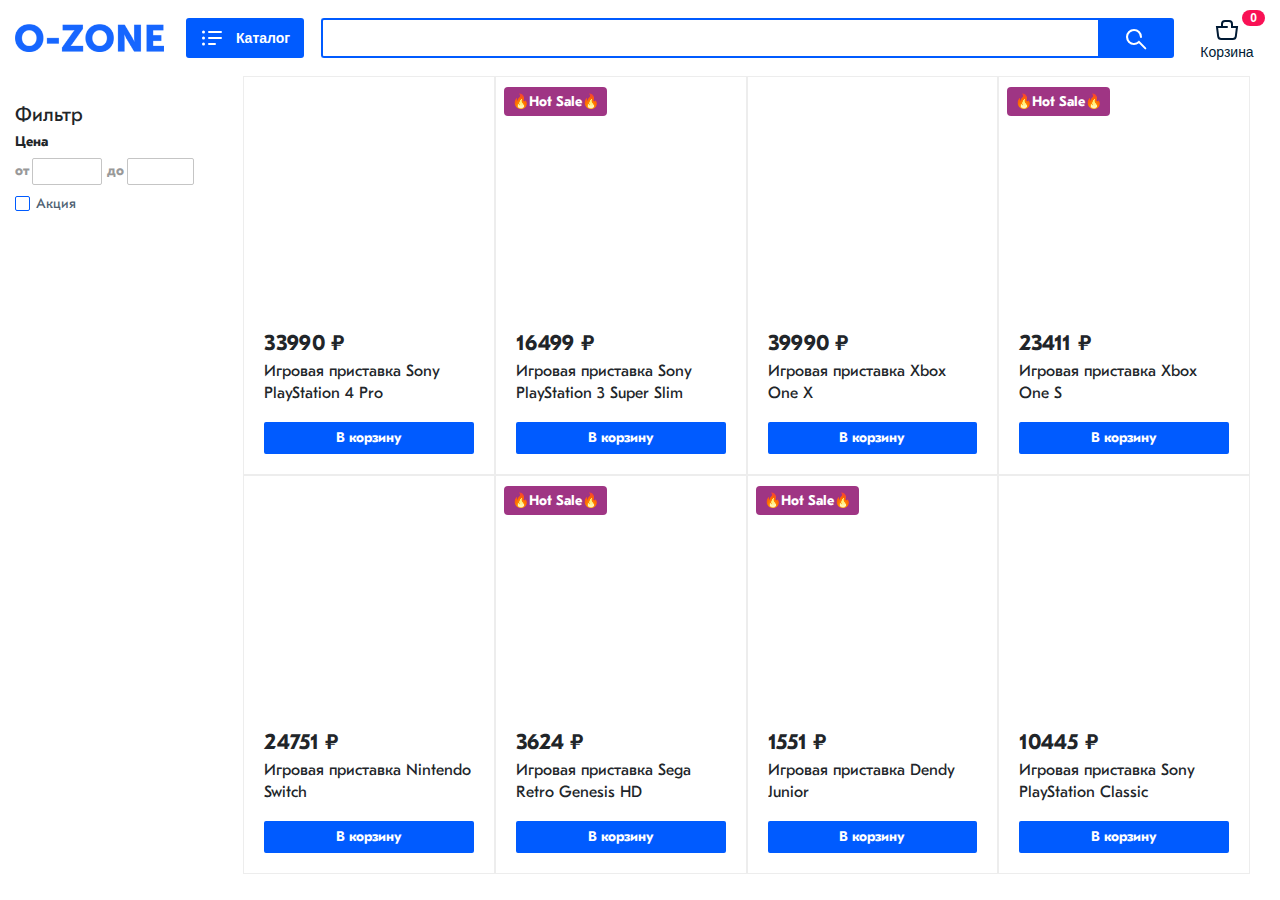
<file: OZONESTART/index.html>
<!DOCTYPE html>
<html lang="ru">

<head>
	<meta charset="UTF-8">
	<meta name="viewport" content="width=device-width, initial-scale=1.0">
	<meta http-equiv="X-UA-Compatible" content="ie=edge">
	<link rel="apple-touch-icon" sizes="152x152" href="favicon/apple-touch-icon.png">
	<link rel="icon" type="image/png" sizes="32x32" href="favicon/favicon-32x32.png">
	<link rel="icon" type="image/png" sizes="16x16" href="favicon/favicon-16x16.png">
	<link rel="manifest" href="favicon/site.webmanifest">
	<meta name="msapplication-TileColor" content="#00aba9">
	<meta name="theme-color" content="#ffffff">
	<link rel="stylesheet" href="https://stackpath.bootstrapcdn.com/bootstrap/4.3.1/css/bootstrap.min.css"
		integrity="sha384-ggOyR0iXCbMQv3Xipma34MD+dH/1fQ784/j6cY/iJTQUOhcWr7x9JvoRxT2MZw1T" crossorigin="anonymous">
	<link rel="stylesheet" href="./style/style.css">
	<title>O-ZONE GLO ACADEMY</title>
</head>

<body>

	<header>
		<nav>
			<div class="container">
				<div class="row justify-content-between align-items-center">
					<a class="logo" href="/"></a>
					<div class="catalog-button">
						<button><span class="catalog-button_burger"></span>Каталог</button>
						<div class="catalog">
							<ul class="catalog-list">

							</ul>
						</div>
					</div>
					<div class="search">
						<div class="search-wrapper">
							<input class="search-wrapper_input" type="text">
						</div>
						<div class="search-btn">
							<button></button>
						</div>
					</div>
					<a href="#" id="cart">
						<span class="counter">0</span>
						<span class="icon"><svg xmlns="http://www.w3.org/2000/svg" viewBox="0 0 24 24">
								<path fill="currentColor" fill-rule="nonzero"
									d="M6 6a4 4 0 0 1 4-4h4a4 4 0 0 1 4 4v2h5.133L21.82 18.496A4 4 0 0 1 17.85 22H6.149a4 4 0 0 1-3.969-3.504L.867 8H6V6zm6 2a1 1 0 0 1 0 2H3.133l1.03 8.248A2 2 0 0 0 6.149 20h11.704a2 2 0 0 0 1.984-1.752L20.867 10H16V6a2 2 0 0 0-2-2h-4a2 2 0 0 0-2 2v2h4z">
								</path>
							</svg></span>
						<span class="desc">Корзина</span>
					</a>
				</div>
			</div>
		</nav>
	</header>

	<main>
		<div class="container">
			<div class="row">
				<div class="col-3 col-xl-2 d-none d-lg-block">
					<div class="filter">
						<div class="filter-title">
							<h5>Фильтр</h5>
						</div>
						<div class="filter-price">
							<div class="filter-price_title">
								Цена
							</div>
							<form>
								<div class="filter-price_range">
									<div class="filter-price_input-wrapper">
										<label for="min" class="filter-price_label">от</label>
										<input id="min" class="filter-price_input">
									</div>
									<div class="filter-price_input-wrapper">
										<label for="max" class="filter-price_label">до</label>
										<input id="max" class="filter-price_input"></div>
								</div>
							</form>
						</div>
						<div class="filter-check">
							<label class="filter-check_label">
								<input type="checkbox" class="filter-check_checkbox" id="discount-checkbox">
								<span class="filter-check_checkmark"></span>
								<span class="filter-check_label-text">Акция</span>
							</label>

						</div>
					</div>
				</div>
				<div class="col-12 col-lg-9 col-xl-10">
					<div class="container">
						<div class="row no-gutters goods">
							<!-- КАРТОЧКИ ТОВАРОВ -->
							<div class="col-12 col-md-6 col-lg-4 col-xl-3">
								<div class="card">
									<div class="card-img-wrapper">
										<span class="card-img-top"
											style="background-image: url('https://cdn1.ozone.ru/multimedia/c400/1033180284.jpg')"></span>
									</div>
									<div class="card-body justify-content-between">
										<div class="card-price">33990 ₽</div>
										<h5 class="card-title">Игровая приставка Sony PlayStation 4 Pro</h5>
										<button class="btn btn-primary">В корзину</button>
									</div>
								</div>
							</div>
							<div class="col-12 col-md-6 col-lg-4 col-xl-3">
								<div class="card">
									<div class="card-sale">🔥Hot Sale🔥</div>
									<div class="card-img-wrapper">
										<span class="card-img-top"
											style="background-image: url('https://cdn1.ozone.ru/multimedia/c400/1027495663.jpg')"></span>
									</div>
									<div class="card-body justify-content-between">
										<div class="card-price">16499 ₽</div>
										<h5 class="card-title">Игровая приставка Sony PlayStation 3 Super Slim</h5>
										<button class="btn btn-primary">В корзину</button>
									</div>
								</div>
							</div>
							<div class="col-12 col-md-6 col-lg-4 col-xl-3">
								<div class="card">
									<div class="card-img-wrapper">
										<span class="card-img-top"
											style="background-image: url('https://cdn1.ozone.ru/multimedia/c400/1024358491.jpg')"></span>
									</div>
									<div class="card-body justify-content-between">
										<div class="card-price">39990 ₽</div>
										<h5 class="card-title">Игровая приставка Xbox One X</h5>
										<button class="btn btn-primary">В корзину</button>
									</div>
								</div>
							</div>
							<div class="col-12 col-md-6 col-lg-4 col-xl-3">
								<div class="card">
									<div class="card-sale">🔥Hot Sale🔥</div>
									<div class="card-img-wrapper">
										<span class="card-img-top"
											style="background-image: url('https://cdn1.ozone.ru/multimedia/c400/1024822131.jpg')"></span>
									</div>
									<div class="card-body justify-content-between">
										<div class="card-price">23411 ₽</div>
										<h5 class="card-title">Игровая приставка Xbox One S</h5>
										<button class="btn btn-primary">В корзину</button>
									</div>
								</div>
							</div>
							<div class="col-12 col-md-6 col-lg-4 col-xl-3">
								<div class="card">
									<div class="card-img-wrapper">
										<span class="card-img-top"
											style="background-image: url('https://cdn1.ozone.ru/multimedia/c400/1021386685.jpg')"></span>
									</div>
									<div class="card-body justify-content-between">
										<div class="card-price">24751 ₽</div>
										<h5 class="card-title">Игровая приставка Nintendo Switch</h5>
										<button class="btn btn-primary">В корзину</button>
									</div>
								</div>
							</div>
							<div class="col-12 col-md-6 col-lg-4 col-xl-3">
								<div class="card">
									<div class="card-sale">🔥Hot Sale🔥</div>
									<div class="card-img-wrapper">
										<span class="card-img-top"
											style="background-image: url('https://cdn1.ozone.ru/multimedia/c400/1024928305.jpg')"></span>
									</div>
									<div class="card-body justify-content-between">
										<div class="card-price">3624 ₽</div>
										<h5 class="card-title">Игровая приставка Sega Retro Genesis HD</h5>
										<button class="btn btn-primary">В корзину</button>
									</div>
								</div>
							</div>
							<div class="col-12 col-md-6 col-lg-4 col-xl-3">
								<div class="card">
									<div class="card-sale">🔥Hot Sale🔥</div>
									<div class="card-img-wrapper">
										<span class="card-img-top"
											style="background-image: url('https://cdn1.ozone.ru/multimedia/c400/1021877092.jpg')"></span>
									</div>
									<div class="card-body justify-content-between">
										<div class="card-price">1551 ₽</div>
										<h5 class="card-title">Игровая приставка Dendy Junior</h5>
										<button class="btn btn-primary">В корзину</button>
									</div>
								</div>
							</div>
							<div class="col-12 col-md-6 col-lg-4 col-xl-3">
								<div class="card">
									<div class="card-img-wrapper">
										<span class="card-img-top"
											style="background-image: url('https://cdn1.ozone.ru/multimedia/c400/1025222877.jpg')"></span>
									</div>
									<div class="card-body justify-content-between">
										<div class="card-price">10445 ₽</div>
										<h5 class="card-title">Игровая приставка Sony PlayStation Classic</h5>
										<button class="btn btn-primary">В корзину</button>
									</div>
								</div>
							</div>
							<!-- END КАРТОЧКИ ТОВАРОВ -->
						</div>
					</div>

				</div>
			</div>
		</div>


	</main>

	<div class="cart">
		<div class="cart-body">
			<div class="cart-title">Корзина</div>
			<div class="cart-total">Общая сумма: <span>0</span> руб</div>

			<div class="cart-wrapper">
				<div id="cart-empty">
					Ваша корзина пока пуста
				</div>
			</div>
			<button class="btn btn-primary cart-confirm">Оформить заказ</button>
			<div class="cart-close">

			</div>
		</div>
	</div>
	<script src="./src/index.js"></script>
</body>
</html>
</file>
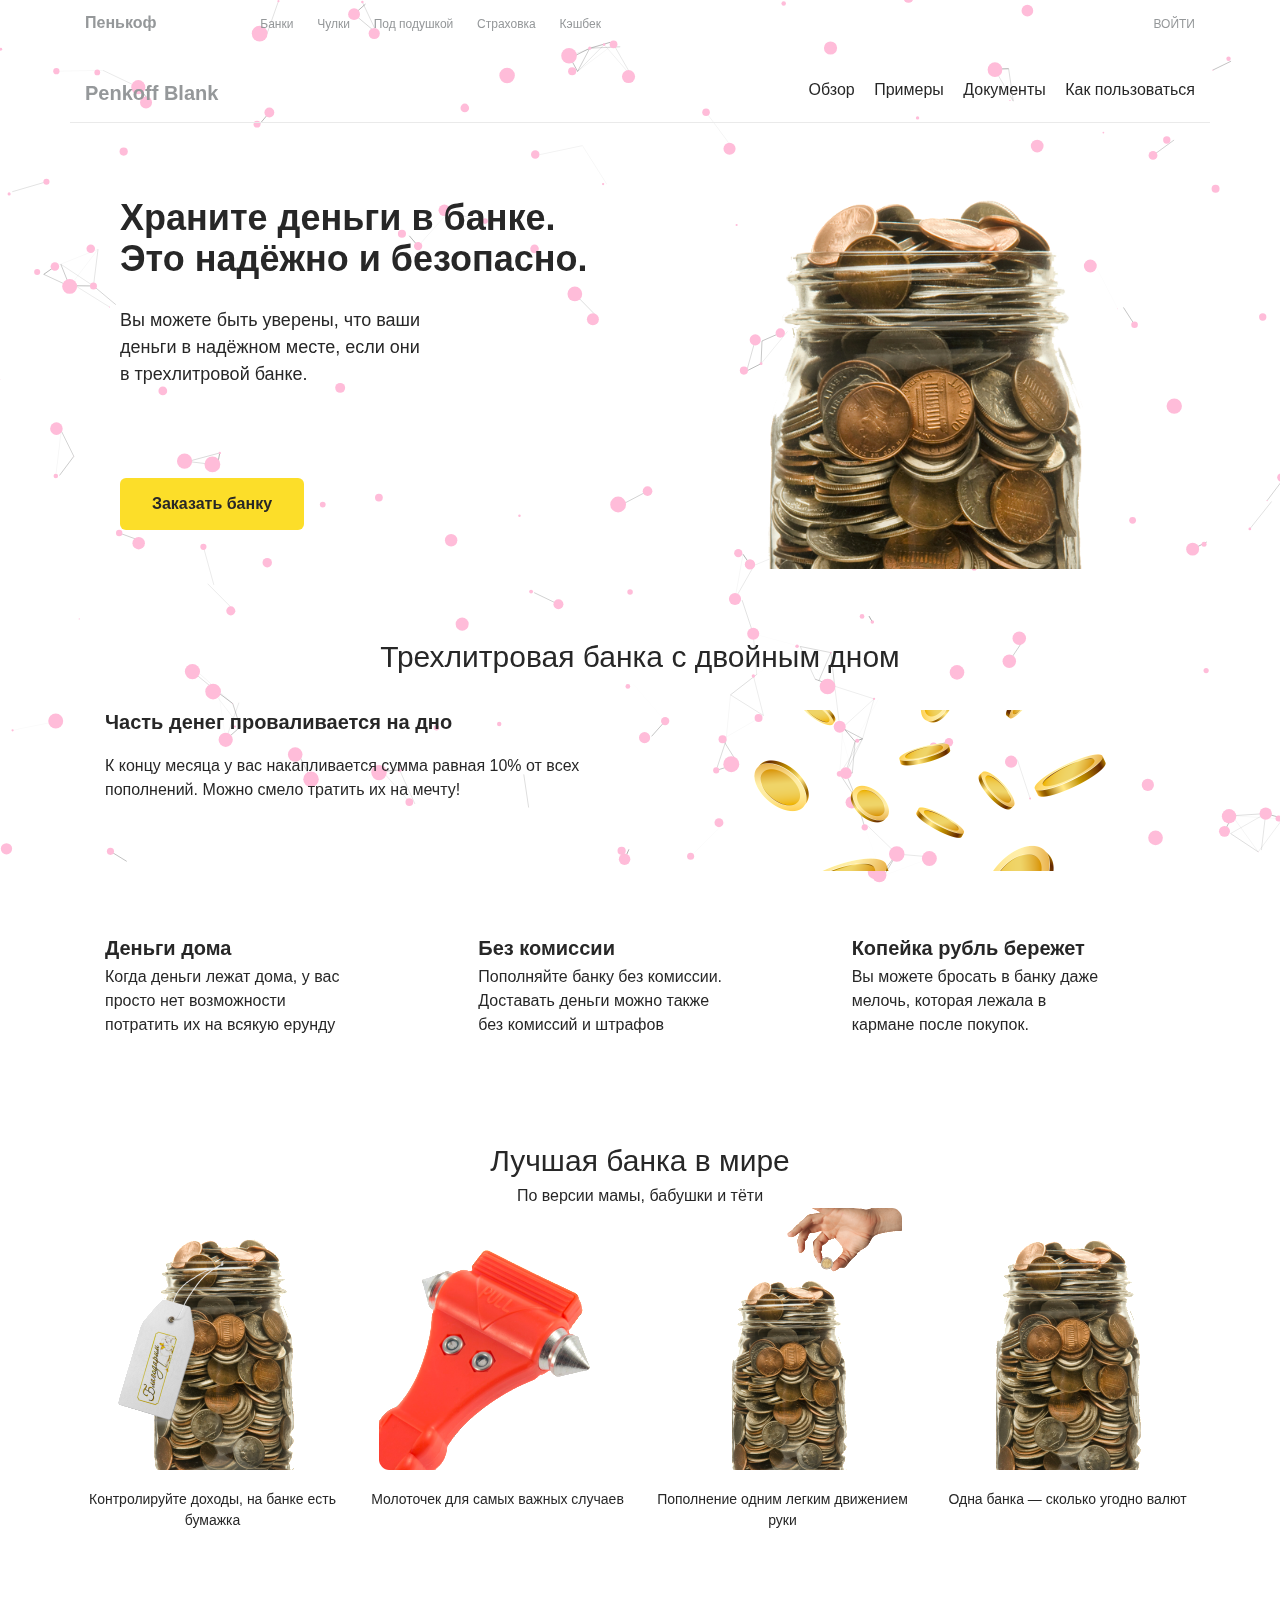
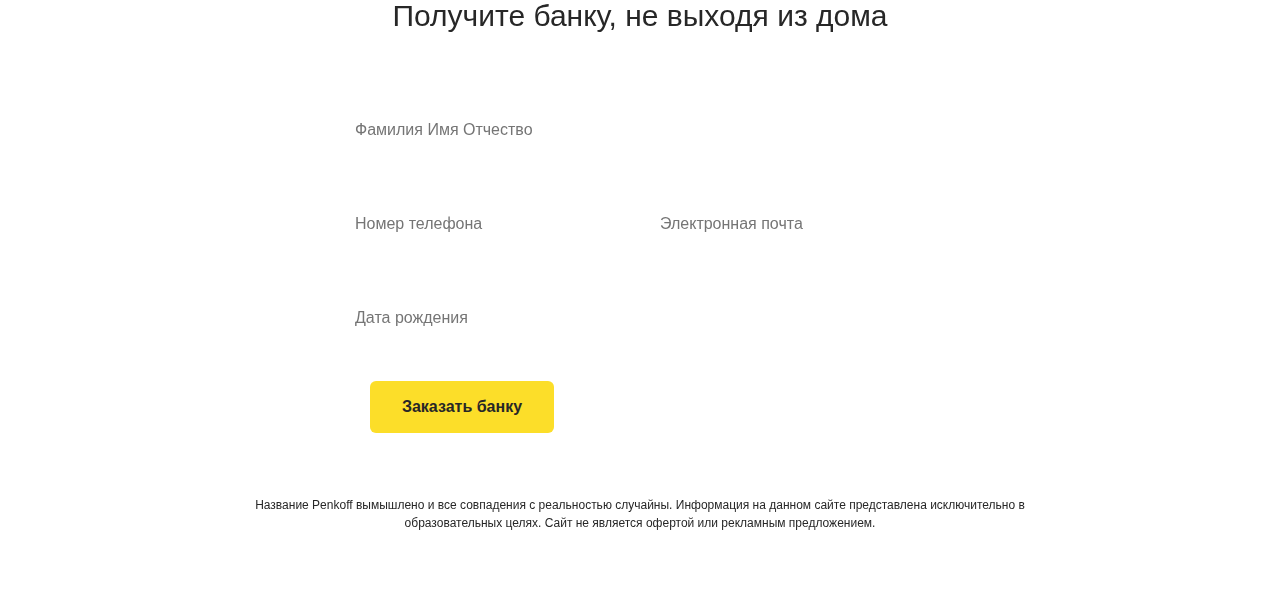
<file: Penkoff/media/index.html>
<!DOCTYPE html>
<html lang="ru">

<head>
  <meta charset="UTF-8">
  <meta name="viewport" content="width=device-width, initial-scale=1.0">
  <meta http-equiv="X-UA-Compatible" content="ie=edge">

  <link rel="stylesheet" href="https://stackpath.bootstrapcdn.com/bootstrap/4.3.1/css/bootstrap.min.css"
    integrity="sha384-ggOyR0iXCbMQv3Xipma34MD+dH/1fQ784/j6cY/iJTQUOhcWr7x9JvoRxT2MZw1T" crossorigin="anonymous">
  <title>Penkoff Blank</title>
  <link rel="stylesheet" href="css/style.css">
  <link rel="shortcut icon" href="img/gg.png" type="image/x-icon">
</head>

<body>
  <div class="preloader">
    <div class="loader"></div>
  </div>
  <!-- _____________________________ -->

  <div id="particles-js"></div>
  <div class="section" id='main-section'>

    <div class="container gues">
      <div class="main-navbar">
        <div class="wrap">
          <div class="wrap-block">
            <ul>

              <li class="navbar-brand nav"><a href="#" class="navbar-brand active">Пенькоф</a></li>
              <li class="navbar-item nav"><a href="#" class="nav-lin desabled">Банки</a></li>
              <li class="navbar-item nav"><a href="#" class="nav-lin desabled">Чулки</a></li>
              <li class="navbar-item nav"><a href="#" class="nav-lin desabled">Под подушкой</a></li>
              <li class="navbar-item nav"><a href="#" class="nav-lin desabled">Страховка</a></li>
              <li class="navbar-item nav"><a href="#" class="nav-lin desabled">Кэшбек</a></li>
              <li class="navbar-log-in nav"><a href="#" class="navbar-log-in desabled">ВОЙТИ</a></li>

            </ul>
          </div>
        </div>
      </div>
      <div class="row nav-2">
        <div class="col-md-6 bank-name col-xs-12"><span>Penkoff Blank</span></div>
        <div class="col-md-6 nav-bank col-xs-12">
          <ul>
            <li class="nav-ul active">Обзор</li>
            <li class="nav-ul desabled">Примеры</li>
            <li class="nav-ul desabled">Документы</li>
            <li class="nav-ul desabled">Как пользоваться</li>
          </ul>
        </div>
      </div>
      <div class="row save-money-in-bank">
        <div class="col-md-6 order-bank">
          <h3>Храните деньги в банке.</h3>
          <h3>Это надёжно и безопасно.</h3>
          <span>Вы можете быть уверены, что ваши деньги в надёжном месте, если они в трехлитровой
            банке.</span>
          <a href="javascript://0" onclick="slowScroll('#order')"><button type="submit">Заказать банку</button></a>

        </div>
        <div class="col-md-6 text-center bank-img">
          <img src="img/bank-img.png" alt="">
        </div>

      </div>
      <div class="row duble-bottom text-center">
        <div class="col-md-12"><span>Трехлитровая банка с двойным дном</span></div>
      </div>
      <div class="row about-residue">
        <div class="col-md-6 about-residue-buttom">
          <h3>Часть денег проваливается на дно</h3>
          <span>К концу месяца у вас накапливается сумма равная 10% от всех
            пополнений. Можно смело тратить их на мечту!</span>
        </div>
        <div class="col-md-6 money-img text-center"><img src="img/money-img.png" alt=""></div>
      </div>
      <div class="row advantages">
        <div class="col-md-4 money-at-home">
          <h3>Деньги дома</h3>
          <span>Когда деньги лежат дома, у вас просто нет возможности потратить их на всякую
            ерунду</span>
        </div>
        <div class="col-md-4 without-a-fee">
          <h3>Без комиссии</h3>
          <span>Пополняйте банку без комиссии. Доставать деньги можно также без комиссий и
            штрафов</span>
        </div>
        <div class="col-md-4 every-penny-counts">
          <h3>Копейка рубль бережет</h3>
          <span>Вы можете бросать в банку даже мелочь, которая лежала в кармане после
            покупок.</span>
        </div>
      </div>
      <div class="row the-best-bank text-center">
        <div class="col-md-12">
          <h3>Лучшая банка в мире</h3>
          <span>По версии мамы, бабушки и тёти</span>
        </div>
      </div>
      <div class="row pluses text-center">
        <div class="col-md-3"><img src="img/first.png" class='img-pluses first' alt=""><span>Контролируйте доходы,
            на банке есть бумажка</span></div>
        <div class="col-md-3"><img src="img/second.png" class='img-pluses second' alt=""><span>Молоточек для самых
            важных случаев</span></div>
        <div class="col-md-3"><img src="img/therth.png" class='img-pluses therth' alt=""><span>Пополнение одним легким
            движением руки</span></div>
        <div class="col-md-3"><img src="img/four.png" class='img-pluses four' alt=""><span>Одна банка — сколько угодно
            валют</span></div>
      </div>
      <div class="row get-bank text-center">
        <div class="col-md-12">
          <span>Получите банку, не выходя из дома</span>
        </div>
      </div>
      <form action="" id='order'>
        <div class="row input-1 text-center">
          <div class="col-md-12"><input type="text" class='inp' placeholder='Фамилия Имя Отчество'></div>
        </div>
        <div class="row input-2 text-center">
          <div class="col-md-12"><input type="text" class='inp small-inp' placeholder="Номер телефона"><input
              type="text" class='inp small-inp' placeholder='Электронная почта'></div>
        </div>
        <div class="row input-3 text-center">
          <div class="col-md-12"><input type="text" class='inp' placeholder='Дата рождения'></div>
        </div>
        <div class="row">
          <div class="col-md-3 col-xs-0"></div>
          <div class="col-md-7 button col-xs-12"><button style='float: none; text-align: center; margin: 0'
              type="submit">Заказать банку</button></div>
        </div>
      </form>
      <div class="footer text-center">
        <div class="wrap">
          <div class="wrap-block">
            <div class="kk"><span>Название Penkoff вымышлено и все совпадения с реальностью случайны. Информация на
                данном сайте представлена исключительно в образовательных целях. Сайт не является офертой или рекламным
                предложением.</span></div>
          </div>
        </div>

      </div>

    </div>
  </div>

  <!-- particles js file -->
  <script type='text/javascript' src='js/particles.min.js'></script>
  <script type='text/javascript' src='js/app.js'></script>
  <script src='https://cdnjs.cloudflare.com/ajax/libs/jquery/3.4.1/jquery.min.js'></script>
  <script>
    function slowScroll(id) {

      var offset = 0;
      $('html, body').animate({

        scrollTop: $(id).offset().top - offset
      }, 500)
      return false;
    }
  </script>
</body>

</html>
</file>
<file: OZONESTART/style/style.css>
@font-face{font-family:"GTEestiProText";src:url("../fonts/GT-Eesti-Pro-Text-Bold.OTF") format("opentype");font-weight:700}@font-face{font-family:"GTEestiProText";src:url("../fonts/GT-Eesti-Pro-Text-Regular.OTF") format("opentype");font-weight:500}body{font-family:'GTEestiProText', Arial, sans-serif}button{outline:transparent}button:focus{outline:transparent}.btn{display:-webkit-inline-box;display:-ms-inline-flexbox;display:inline-flex;width:auto;-webkit-box-align:center;-ms-flex-align:center;align-items:center;-webkit-box-pack:center;-ms-flex-pack:center;justify-content:center;min-height:27px;line-height:1.17;position:relative;-webkit-box-sizing:border-box;box-sizing:border-box;padding:2px 15px;font-family:GTEestiProText, Arial, sans-serif;font-size:14px;text-align:center;text-decoration:none;vertical-align:middle;border:1px solid transparent;border-radius:2px;-webkit-transition:all .08s ease-in-out;transition:all .08s ease-in-out;-webkit-user-select:none;-moz-user-select:none;-ms-user-select:none;user-select:none;margin-top:auto;border:2px solid #005bff;font-weight:700;outline:none;min-height:32px;color:#fff;background-color:#005bff}.btn:hover{color:#fff;background-color:#004ed6}.container{max-width:1280px;width:100%}.category-title{font-size:30px;font-weight:400;margin-bottom:0}.category-count{margin-left:4px;font-size:12px;color:#999}nav{margin:10px 0}nav .logo{display:block;height:28px;width:156px;margin-left:15px;margin-right:15px;background-repeat:no-repeat;background-size:contain;background-position:0;background-image:url("../img/logo.png")}nav .catalog{position:absolute;display:none;top:40px;left:0;z-index:120;background:#ffffff;border:2px solid #005bff;width:118px}nav .catalog ul{list-style:none;margin:0;padding:10px;text-align:center}nav .catalog ul li{border-bottom:1px solid #000}nav .catalog ul li:last-child{border-bottom:none}nav .catalog ul li:hover{background-color:#333;color:#c5c5c5}nav .catalog-button{-ms-flex-preferred-size:135px;flex-basis:135px;cursor:pointer;position:relative}nav .catalog-button button{width:118px;height:40px;border-radius:3px;background-color:#005bff;color:#fff;font-weight:700;padding:0;border:0;display:-webkit-box;display:-ms-flexbox;display:flex;-webkit-box-align:center;-ms-flex-align:center;align-items:center;-webkit-box-pack:center;-ms-flex-pack:center;justify-content:center;font-size:14px;line-height:18px;font-family:GTEestiProDisplay, Arial, sans-serif;cursor:pointer}nav .catalog-button_burger{width:24px;height:24px;margin-right:12px;background-image:url("data:image/svg+xml;charset=utf-8,%3Csvg xmlns='http://www.w3.org/2000/svg' width='24' height='24'%3E%3Cpath fill='%23fff' d='M9 5h12a1 1 0 010 2H9a1 1 0 110-2zm0 6h12a1 1 0 010 2H9a1 1 0 010-2zm0 6h6a1 1 0 010 2H9a1 1 0 010-2zM3.5 7.5a1.5 1.5 0 110-3 1.5 1.5 0 010 3zm0 6a1.5 1.5 0 110-3 1.5 1.5 0 010 3zm0 6a1.5 1.5 0 110-3 1.5 1.5 0 010 3z'/%3E%3C/svg%3E")}nav .search{display:-webkit-box;display:-ms-flexbox;display:flex;position:relative;-webkit-box-flex:1;-ms-flex-positive:1;flex-grow:1}nav .search-wrapper{-webkit-box-pack:start;-ms-flex-pack:start;justify-content:flex-start;border:2px solid #005bff;border-right-width:0;border-radius:3px 0 0 3px;-webkit-box-align:stretch;-ms-flex-align:stretch;align-items:stretch;height:40px;width:100%}nav .search-wrapper_input{width:100%;height:100%;-webkit-box-sizing:border-box;box-sizing:border-box;margin:0;padding:0 0 0 8px;border:1px solid transparent;font-size:14px;font-family:GTEestiProText, Arial, sans-serif;color:#001a34;line-height:18px;outline:none;vertical-align:middle;border-radius:2px 0 0 2px;text-overflow:ellipsis;-webkit-box-shadow:none;box-shadow:none}nav .search-btn{height:40px;display:-webkit-box;display:-ms-flexbox;display:flex;-webkit-box-align:center;-ms-flex-align:center;align-items:center;min-width:76px;border-top-right-radius:3px;border-bottom-right-radius:3px;overflow:hidden;background-color:#005bff}nav .search-btn button{cursor:pointer;border-color:transparent;height:100%;width:100%;background-color:#005bff;border:none}nav .search-btn button::before{content:"";display:inline-block;vertical-align:middle;width:24px;height:24px;color:#fff;background-image:url("data:image/svg+xml;charset=utf-8,%3Csvg xmlns='http://www.w3.org/2000/svg' width='24' height='24'%3E%3Cpath fill='%23fff' d='M9.996 17.991a7.996 7.996 0 117.995-7.995 1 1 0 01-2 0 5.996 5.996 0 10-1.756 4.24l.707-.708 7.115 7.115a1 1 0 01-1.414 1.414l-5.745-5.745a7.967 7.967 0 01-4.902 1.68z'/%3E%3C/svg%3E")}#cart{height:56px;width:76px;position:relative;-webkit-box-sizing:border-box;box-sizing:border-box;display:-webkit-box;display:-ms-flexbox;display:flex;-webkit-box-orient:vertical;-webkit-box-direction:normal;-ms-flex-direction:column;flex-direction:column;-ms-flex-line-pack:center;align-content:center;-webkit-box-align:center;-ms-flex-align:center;align-items:center;-webkit-box-pack:start;-ms-flex-pack:start;justify-content:flex-start;padding-top:8px;margin:0 15px}#cart .counter{position:absolute;top:0;right:0;height:16px;border-radius:8px;padding:0 8px;background-color:#f91155;color:#fff;font-size:12px;line-height:16px;font-family:GTEestiProDisplay, Arial, sans-serif;font-weight:700}#cart .icon{width:24px;height:24px;margin-bottom:1px;color:#001a34;display:inline-block;max-width:64px;max-height:64px;pointer-events:none;outline:none;line-height:0;-ms-flex-negative:0;flex-shrink:0;overflow:hidden}#cart .desc{color:#001a34;font-family:GTEestiProDisplay, Arial, sans-serif;font-size:14px;line-height:18px}.filter{display:-webkit-box;display:-ms-flexbox;display:flex;-webkit-box-orient:vertical;-webkit-box-direction:normal;-ms-flex-direction:column;flex-direction:column;font-weight:700;margin-top:15%}.filter-price_title{display:block;font-size:14px;line-height:13px;margin-bottom:10px;font-weight:700}.filter-price_range{display:-webkit-box;display:-ms-flexbox;display:flex;margin-bottom:7px;width:100%}.filter-price_input-wrapper{padding-right:4px;padding-left:0;display:-webkit-box;display:-ms-flexbox;display:flex;-webkit-box-flex:0;-ms-flex:0 0 50%;flex:0 0 50%;-webkit-box-align:baseline;-ms-flex-align:baseline;align-items:baseline;-webkit-box-sizing:border-box;box-sizing:border-box}.filter-price_label{display:block;font-size:14px;padding:0 3px 0 0;color:#999;-webkit-box-flex:0;-ms-flex:0 0 auto;flex:0 0 auto}.filter-price_input{width:100%;max-width:calc(100% - 18px);-webkit-box-flex:1;-ms-flex:1 1 auto;flex:1 1 auto;font-size:14px;padding:4px 5px 6px;outline:2px solid transparent;border:1px solid #c5c5c5;border-radius:2px;background:#fff;height:27px;-webkit-box-sizing:border-box;box-sizing:border-box;-webkit-box-shadow:none;box-shadow:none}.filter-check{font-weight:500}.filter-check_label{display:block;min-height:16px;position:relative;padding-left:21px;color:#4d5f71;font-family:GTEestiProText, Arial, sans-serif;font-size:14px;line-height:19px;cursor:pointer;-webkit-user-select:none;-moz-user-select:none;-ms-user-select:none;user-select:none}.filter-check_label-text{display:inline-block;vertical-align:top;line-height:100%;margin-top:1px}.filter-check_label .active{font-weight:700}.filter-check_checkbox{opacity:0;position:absolute;cursor:pointer}.filter-check_checkmark{width:15px;height:15px;position:absolute;top:0;left:0;-webkit-box-sizing:border-box;box-sizing:border-box;background:#fff;border:1px solid #005bff;border-radius:2px}.filter-check_checkmark.checked::after{display:block}.filter-check_checkmark:after{display:none;width:15px;height:15px;position:absolute;top:-4px;left:2px;content:"";background-image:url("data:image/svg+xml;charset=utf-8,%3Csvg viewBox='0 0 15 15' xmlns='http://www.w3.org/2000/svg'%3E%3Cpath d='M5.3 15L15 1.2 13.7 0 5.1 12.3 1.1 8 0 9.4 5.3 15z' fill='%23005bff'/%3E%3C/svg%3E")}.card{border:1px solid #ededed;border-radius:0}.card-img-wrapper{position:relative;display:-webkit-box;display:-ms-flexbox;display:flex;margin:0 auto;height:230px;width:100%}.card-img-top{position:absolute;top:0;right:0;bottom:0;left:0;width:100%;height:230px;margin:auto;max-width:200px;max-height:200px;background-position:center;background-size:contain;background-repeat:no-repeat}.card-sale{position:absolute;top:10px;left:8px;color:#ffffff;background-color:#9f3584;font-weight:bold;padding:4px 8px;font-size:14px;border-radius:4px;margin-right:8px;z-index:111}.card-title{height:50px;overflow:hidden;font-size:16px;line-height:1.38;padding-bottom:6px;position:relative;z-index:4}.card-body{display:-webkit-box;display:-ms-flexbox;display:flex;-webkit-box-orient:vertical;-webkit-box-direction:normal;-ms-flex-direction:column;flex-direction:column}.card-price{font-size:22px;font-weight:700;letter-spacing:.3px}.cart{display:none;position:fixed;top:0;left:0;width:100%;height:100%;background-color:#00000050;z-index:130}.cart-body{position:relative;margin:auto;width:1024px;min-height:200px;max-height:640px;background-color:#fff;padding:25px;overflow:auto;border-radius:3px}.cart-title{font-size:28px;color:#4d5f71}.cart-wrapper{display:-webkit-box;display:-ms-flexbox;display:flex;-webkit-box-pack:center;-ms-flex-pack:center;justify-content:center;-ms-flex-wrap:wrap;flex-wrap:wrap;margin:25px 0;border:1px solid #4d5f713f;border-radius:3px;padding:20px}.cart-wrapper #cart-empty{font-size:24px;color:#4d5f71}.cart-wrapper .card{width:33%}@media (max-width: 992px){.cart-wrapper .card{width:50%}}@media (max-width: 768px){.cart-wrapper .card{width:70%}}.cart-close{position:absolute;top:25px;right:25px;cursor:pointer;height:25px;width:25px;background-image:url("data:image/svg+xml;charset=utf-8,%3Csvg xmlns='http://www.w3.org/2000/svg' width='24' height='24'%3E%3Cpath fill='005bff' d='M12 10.587l6.293-6.294a1 1 0 111.414 1.414l-6.293 6.295 6.293 6.294a1 1 0 11-1.414 1.414L12 13.416 5.707 19.71a1 1 0 01-1.414-1.414l6.293-6.294-6.293-6.295a1 1 0 011.414-1.414L12 10.587z'/%3E%3C/svg%3E")}.cart-total{font-size:18px}.cart-total span{color:#077c24}.cart-confirm{display:block;margin-left:auto}
/*# sourceMappingURL=style.css.map */
</file>
<file: Penkoff/media/css/style.css>
body {
  box-sizing: border-box;
}
:root {
  font-size: 10px;
}
#particles-js {
  width: 100%;
  height: 100%;
  position: fixed;
  z-index: -10;
  top: 0;
}
.main-navbar {
  height: 4.6rem;
}
.main-navbar .navbar-brand {
  color: #95989a;
  font-family: Roboto, sans-serif;
  font-size: 1.6rem;
  font-weight: 700;
  margin-right: 4rem;
}
.main-navbar .wrap {
  width: 100%;
  height: 100%;
  display: table;
}
.main-navbar .wrap .wrap-block {
  display: table-cell;
  vertical-align: middle;
}
.main-navbar ul {
  padding: 0;
  margin: 0;
}
.main-navbar .nav-lin {
  color: #95989a;
  font-family: Roboto, sans-serif;
  font-size: 1.2rem;
  font-weight: 400;
}
.main-navbar .nav-lin:last-child {
  margin-right: 0;
}
.main-navbar .navbar-item {
  margin-left: 2.1rem;
}
.main-navbar .nav {
  display: inline-block;
}
.main-navbar .navbar-log-in {
  float: right;
  padding-top: 0.5rem;
  color: #95989a;
  font-family: Roboto, sans-serif;
  font-size: 1.2rem;
  font-weight: 400;
}
.nav-2 {
  margin-top: 3.2rem;
  border-bottom: 1px solid #eaeaea;
  height: 4.5rem;
}
.nav-2 .bank-name {
  color: #95989a;
  font-family: Roboto, sans-serif;
  font-size: 2rem;
  font-weight: 700;
}
.nav-2 ul {
  padding: 0;
  margin: 0;
  float: right;
}
.nav-2 .nav-bank {
  color: #272727;
  font-family: Roboto, sans-serif;
  font-size: 1.6rem;
  font-weight: 400;
}
.nav-2 .nav-bank .nav-ul {
  display: inline-block;
  margin-right: 1.5rem;
}
.nav-2 .nav-bank .nav-ul:last-child {
  margin-right: 0;
}
.save-money-in-bank {
  margin-top: 7.7rem;
}
.save-money-in-bank .order-bank {
  padding-left: 5rem;
}
.save-money-in-bank .order-bank span {
  margin-top: 3rem;
  margin-bottom: 9rem;
  color: #272727;
  font-family: Roboto, sans-serif;
  font-size: 1.8rem;
  font-weight: 400;
  display: block;
  width: 31.3rem;
}
.save-money-in-bank .order-bank h3 {
  color: #272727;
  font-family: Roboto, sans-serif;
  font-size: 3.6rem;
  line-height: 3.6rem;
  font-weight: 700;
}
.save-money-in-bank .order-bank button {
  color: #272727;
  font-family: Roboto, sans-serif;
  font-size: 1.6rem;
  font-weight: 700;
  width: 18.4rem;
  height: 5.2rem;
  border-radius: 6px;
  background-color: #fcde29;
  border: none;
}
.duble-bottom {
  margin-top: 6.5rem;
}
.duble-bottom span {
  color: #272727;
  font-family: Roboto, sans-serif;
  font-size: 3rem;
  font-weight: 400;
}
.about-residue {
  margin-top: 3.1rem;
  padding-left: 2rem;
}
.about-residue .about-residue-buttom span {
  color: #272727;
  font-family: Roboto, sans-serif;
  font-size: 1.6rem;
  font-weight: 400;
  letter-spacing: 0;
}
.about-residue .about-residue-buttom h3 {
  margin-bottom: 2rem;
  color: #272727;
  font-family: Roboto, sans-serif;
  font-size: 2rem;
  font-weight: 700;
}
.advantages {
  padding-left: 2rem;
  margin-top: 6.5rem;
}
.advantages .money-at-home,
.advantages .without-a-fee,
.advantages .every-penny-counts {
  padding-right: 10.8rem;
}
.advantages .money-at-home h3,
.advantages .without-a-fee h3,
.advantages .every-penny-counts h3 {
  color: #272727;
  font-family: Roboto, sans-serif;
  font-size: 2rem;
  font-weight: 700;
}
.advantages .money-at-home span,
.advantages .without-a-fee span,
.advantages .every-penny-counts span {
  color: #272727;
  font-family: Roboto, sans-serif;
  font-size: 1.6rem;
  font-weight: 400;
}
.the-best-bank {
  margin-top: 10.6rem;
}
.the-best-bank h3 {
  color: #272727;
  font-family: Roboto, sans-serif;
  font-size: 3rem;
  font-weight: 400;
}
.the-best-bank span {
  color: #272727;
  font-family: Roboto, sans-serif;
  font-size: 1.6rem;
  font-weight: 400;
}
.pluses .img-pluses {
  margin-bottom: 1.9rem;
}
.pluses .first {
  padding: 3.1rem 3.7rem 0 1.2rem;
}
.pluses .second {
  padding: 4.2rem 2.6rem 0 0;
}
.pluses .therth {
  padding: 0 0 0 6.7rem;
}
.pluses .four {
  padding: 3.2rem 4.5rem 0 4.6rem;
}
.pluses span {
  text-align: center;
  color: #272727;
  font-family: Roboto, sans-serif;
  font-size: 1.4rem;
  font-weight: 400;
}
.get-bank {
  margin-top: 6.2rem;
  margin-bottom: 6.1rem;
}
.get-bank span {
  color: #272727;
  font-family: Roboto, sans-serif;
  font-size: 30px;
  font-weight: 400;
}
.inp {
  height: 6.2rem;
  width: 61rem;
  color: #95989a;
  font-family: Roboto, sans-serif;
  font-size: 16px;
  font-weight: 400;
  padding-left: 2rem;
  border: none;
  margin-bottom: 3.2rem;
}
.inp:focus {
  border: 1px solid red;
}
.small-inp {
  width: 30.5rem;
}
.button button {
  color: #272727;
  font-family: Roboto, sans-serif;
  font-size: 16px;
  font-weight: 700;
  border-radius: 6px;
  background-color: #fcde29;
  border: none;
  width: 18.4rem;
  height: 5.2rem;
  float: right;
  margin-right: 5.6rem;
}
.footer {
  height: 16.1rem;
}
.footer .wrap {
  width: 100%;
  height: 100%;
  display: table;
}
.footer .wrap .wrap-block {
  display: table-cell;
  vertical-align: middle;
}
.footer span {
  width: 67rem;
  color: #272727;
  font-family: Roboto, sans-serif;
  font-size: 12px;
  font-weight: 400;
}
.footer .kk {
  width: 70%;
  text-align: center;
  display: inline-block;
}
@media (max-width: 550px) {
  :root {
    font-size: 8px;
  }
  .nav-2 {
    height: 100%;
  }
  .nav-2 ul {
    float: none;
  }
  .main-navbar {
    height: 100%;
  }
  .navbar-log-in {
    width: 100%;
    text-align: center;
    margin-top: 0.5rem;
  }
  .gues {
    text-align: center !important;
  }
  .nav-bank {
    margin-top: 3rem;
    text-align: center;
  }
  .nav-ul {
    margin-bottom: 2rem;
    float: none;
  }
  .navbar-brand {
    width: 100%;
  }
  .save-money-in-bank {
    margin-top: 5rem;
  }
  .save-money-in-bank .order-bank {
    margin-bottom: 0;
  }
  .save-money-in-bank .order-bank span {
    margin-left: 25%;
    margin-bottom: 7%;
  }
  .save-money-in-bank .order-bank button {
    margin-top: 0;
    margin-bottom: 5rem;
  }
  .about-residue {
    margin-bottom: 5rem;
  }
  .about-residue .about-residue-buttom {
    margin-bottom: 5rem;
  }
  .about-residue .about-residue-buttom h3 {
    margin-bottom: 5rem;
  }
  .advantages .money-at-home,
  .advantages .without-a-fee,
  .advantages .every-penny-counts {
    padding: 4rem 4rem 2rem 4rem;
  }
  .the-best-bank {
    margin-top: 5rem;
  }
  .pluses span {
    font-size: 2rem;
  }
  .pluses img {
    margin-left: 30%;
    display: block;
  }
}
</file>
